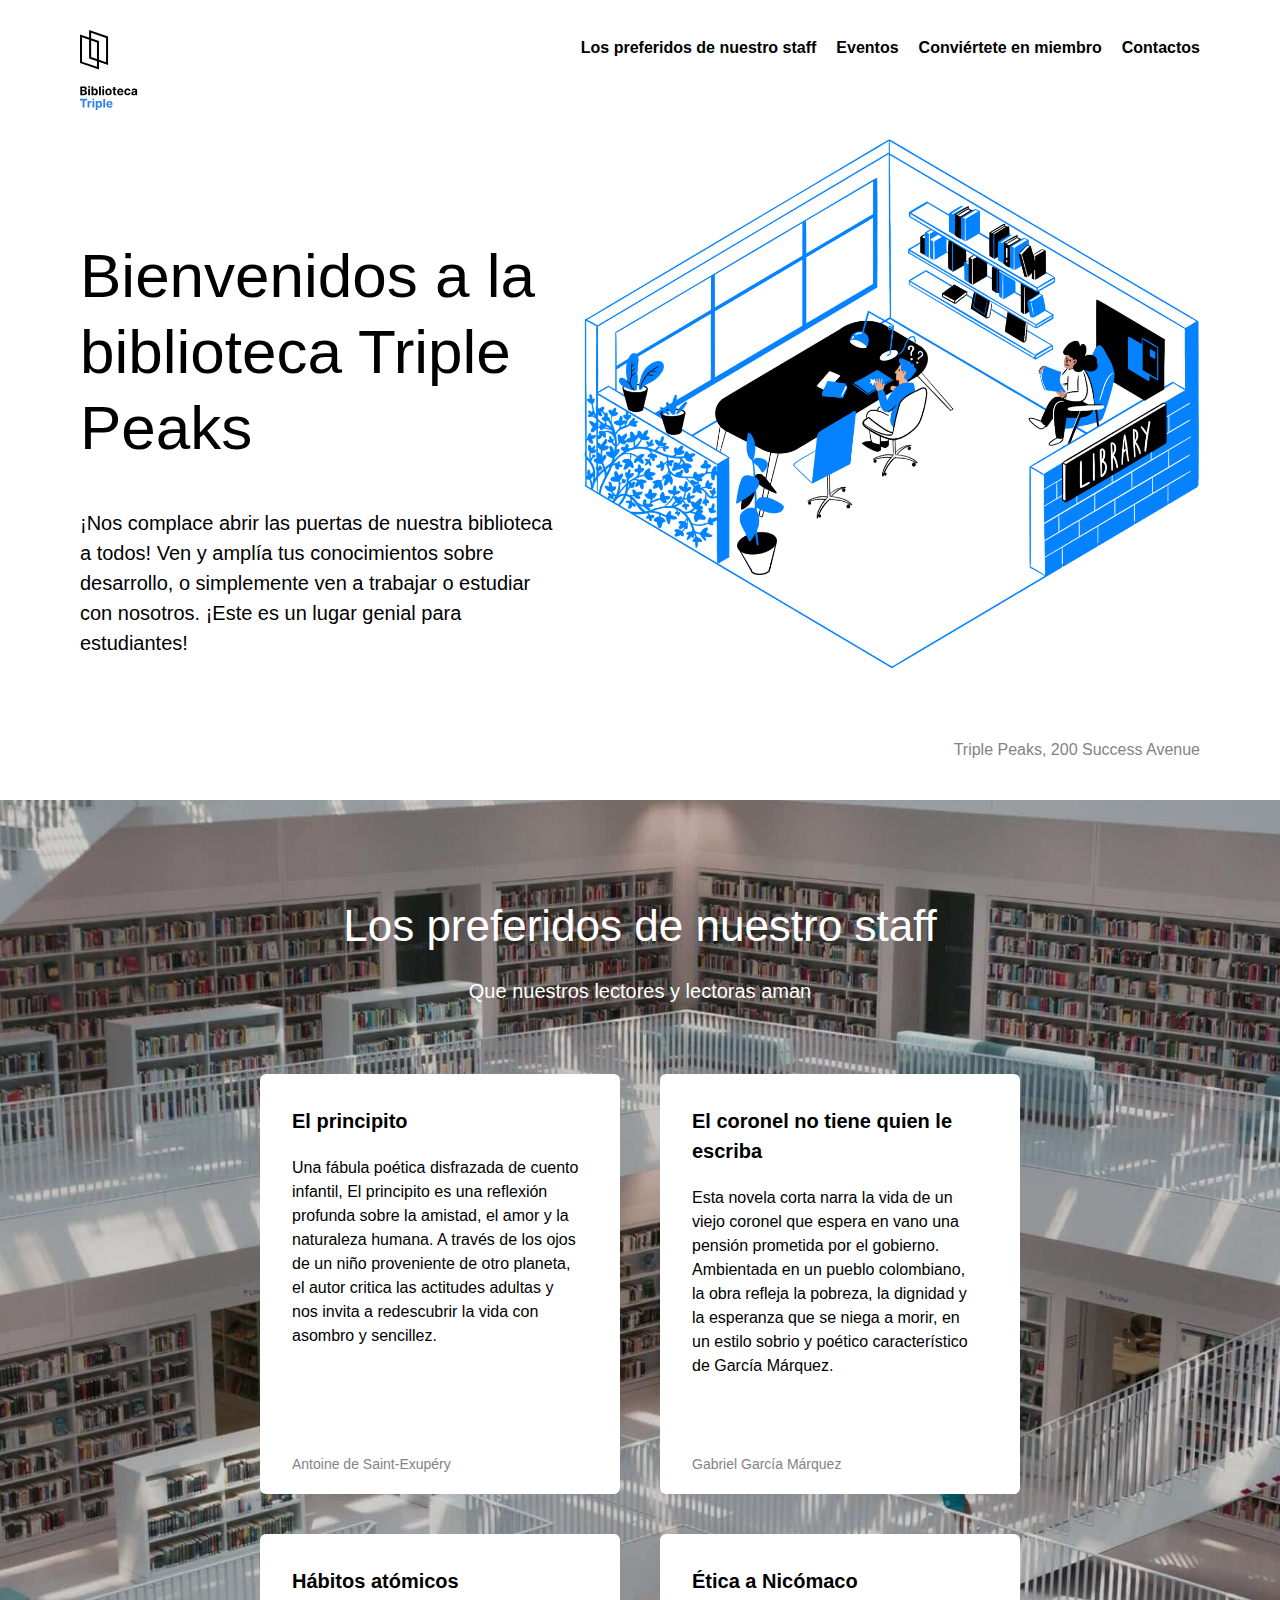
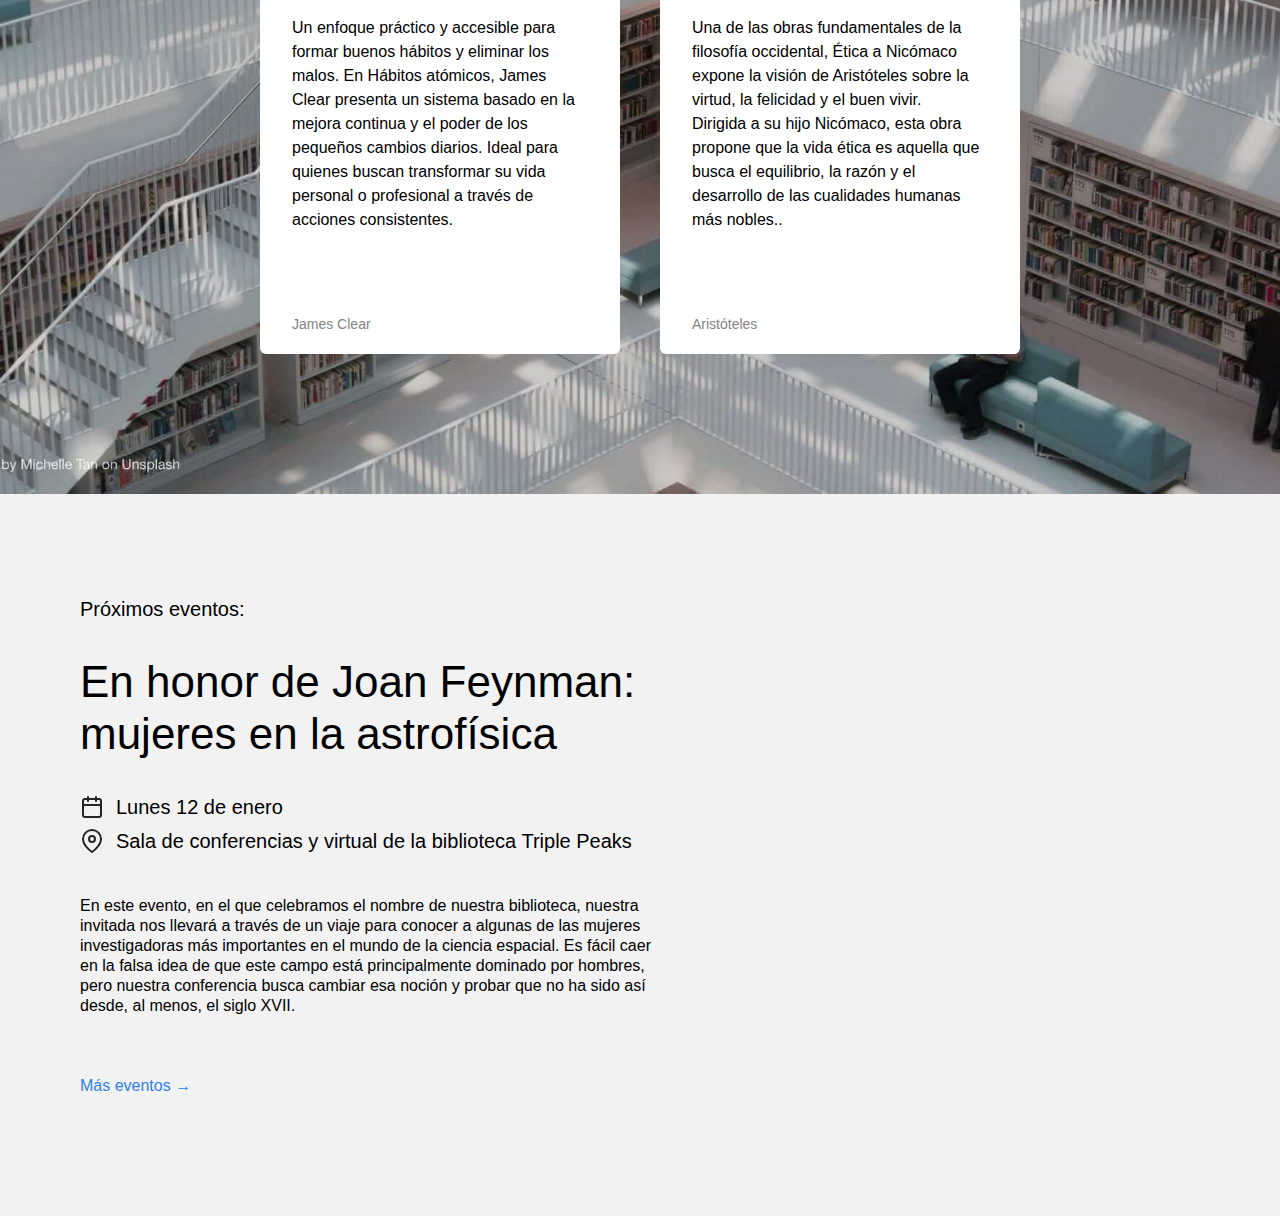
<file: index.html>
<!DOCTYPE html>
<html lang="es">
  <head>
    <meta charset="UTF-8" />
    <meta name="viewport" content="width=device-width, initial-scale=1.0" />
    <title>Biblioteca Triple Peaks</title>
    <link rel="shortcut icon" href="favicon.ico" />
    <link rel="stylesheet" href="./vendor/normalize.css" />
    <link rel="stylesheet" href="./styles/style.css" />
  </head>

  <body>
    <div class="page">
      <header class="header">
        <nav class="nav">
          <img
            src="./images/logo.svg"
            alt="Logotipo de la Biblioteca Triple Peaks"
            class="nav__logo"
          />

          <ul class="nav__links">
            <li>
              <a class="nav__link" href="#staff"
                >Los preferidos de nuestro staff</a
              >
            </li>
            <li>
              <a class="nav__link">Eventos</a>
            </li>
            <li>
              <a class="nav__link">Conviértete en miembro</a>
            </li>
            <li>
              <a class="nav__link">Contactos</a>
            </li>
          </ul>
        </nav>
        <div class="header__content">
          <div>
            <h1 class="header__title">
              Bienvenidos a la biblioteca Triple Peaks
            </h1>
            <p class="header__description">
              ¡Nos complace abrir las puertas de nuestra biblioteca a todos! Ven
              y amplía tus conocimientos sobre desarrollo, o simplemente ven a
              trabajar o estudiar con nosotros. ¡Este es un lugar genial para
              estudiantes!
            </p>
          </div>
          <img
            src="./images/inside_the_library.png"
            alt="Ilustración 'Dentro de la biblioteca'"
            class="header__image"
          />
        </div>
        <div class="header__footer">
          <p class="header__address">Triple Peaks, 200 Success Avenue</p>
        </div>
      </header>

      <main class="content">
        <section class="staff" id="staff">
          <h2 class="staff__title">Los preferidos de nuestro staff</h2>
          <p class="staff__subtitle">Que nuestros lectores y lectoras aman</p>
          <ul class="staff__cards">
            <li class="card">
              <div class="card__content">
                <h3 class="card__title">El principito</h3>
                <p class="card__text">
                  Una fábula poética disfrazada de cuento infantil, El
                  principito es una reflexión profunda sobre la amistad, el amor
                  y la naturaleza humana. A través de los ojos de un niño
                  proveniente de otro planeta, el autor critica las actitudes
                  adultas y nos invita a redescubrir la vida con asombro y
                  sencillez.
                </p>
                <p class="card__footer">Antoine de Saint-Exupéry</p>
              </div>
            </li>

            <li class="card">
              <div class="card__content">
                <h3 class="card__title">
                  El coronel no tiene quien le escriba
                </h3>
                <p class="card__text">
                  Esta novela corta narra la vida de un viejo coronel que espera
                  en vano una pensión prometida por el gobierno. Ambientada en
                  un pueblo colombiano, la obra refleja la pobreza, la dignidad
                  y la esperanza que se niega a morir, en un estilo sobrio y
                  poético característico de García Márquez.
                </p>
                <p class="card__footer">Gabriel García Márquez</p>
              </div>
            </li>

            <li class="card">
              <div class="card__content">
                <h3 class="card__title">Hábitos atómicos</h3>
                <p class="card__text">
                  Un enfoque práctico y accesible para formar buenos hábitos y
                  eliminar los malos. En Hábitos atómicos, James Clear presenta
                  un sistema basado en la mejora continua y el poder de los
                  pequeños cambios diarios. Ideal para quienes buscan
                  transformar su vida personal o profesional a través de
                  acciones consistentes.
                </p>
                <p class="card__footer">James Clear</p>
              </div>
            </li>

            <li class="card">
              <div class="card__content">
                <h3 class="card__title">Ética a Nicómaco</h3>
                <p class="card__text">
                  Una de las obras fundamentales de la filosofía occidental,
                  Ética a Nicómaco expone la visión de Aristóteles sobre la
                  virtud, la felicidad y el buen vivir. Dirigida a su hijo
                  Nicómaco, esta obra propone que la vida ética es aquella que
                  busca el equilibrio, la razón y el desarrollo de las
                  cualidades humanas más nobles..
                </p>
                <p class="card__footer">Aristóteles</p>
              </div>
            </li>
          </ul>
        </section>

        <section class="events">
          <div class="events__content">
            <h2 class="events__heading">Próximos eventos:</h2>
            <h3 class="events__title">
              En honor de Joan Feynman: mujeres en la astrofísica
            </h3>
            <div class="event-info events__info-section">
              <div class="event-info__item">
                <img
                  src="./images/icon_calendar.svg"
                  alt="Calendar icon"
                  class="event-info__icon"
                />
                <p class="event-info__text">Lunes 12 de enero</p>
              </div>
              <div class="event-info__item">
                <img
                  src="./images/icon_pin.svg"
                  alt="Pin icon"
                  class="event-info__icon"
                />
                <p class="event-info__text">
                  Sala de conferencias y virtual de la biblioteca Triple Peaks
                </p>
              </div>
            </div>
            <p class="events__description">
              En este evento, en el que celebramos el nombre de nuestra
              biblioteca, nuestra invitada nos llevará a través de un viaje para
              conocer a algunas de las mujeres investigadoras más importantes en
              el mundo de la ciencia espacial. Es fácil caer en la falsa idea de
              que este campo está principalmente dominado por hombres, pero
              nuestra conferencia busca cambiar esa noción y probar que no ha
              sido así desde, al menos, el siglo XVII.
            </p>
            <a href="#" class="events__more">Más eventos &rarr;</a>
          </div>
          <!-- Comienza a crear la composición aquí -->
        </section>
      </main>
    </div>
  </body>
</html>
</file>
<file: styles/style.css>
.page {
  min-width: 1100px;
  max-width: 1600px;
  margin: 0 auto;
  font-family: "Arial", "Sans-serif";
  font-size: 16px;
  line-height: 20px;
}

.header {
  display: flex;
  flex-direction: column;
  height: 100vh;
  min-height: 720px;
  max-height: 800px;
  padding: 30px 80px 40px;
  position: relative;
  box-sizing: border-box;
}

.nav {
  display: flex;
  height: 80px;
  justify-content: space-between;
}

.nav__logo {
  height: 80px;
  width: 58px;
}

.nav__links {
  display: flex;
  margin: 8px 0 0;
  padding: 0;
  column-gap: 20px;
  list-style-type: none;
}

.nav__link {
  color: #000000;
  text-decoration: none;
  font-weight: bold;
}

.header__content {
  display: flex;
  justify-content: space-between;
}

.header__title {
  max-width: 635px;
  margin-top: 128px;
  font-size: 62px;
  line-height: 76px;
  font-weight: 500;
}

.header__description {
  margin-top: 32px;
  font-size: 20px;
  line-height: 30px;
  max-width: 515px;
}

.header__image {
  max-width: 636px;
}

.header__footer {
  margin-top: auto;
  width: 100%;
  display: flex;
  align-items: center;
  justify-content: flex-end;
  box-sizing: border-box;
}

.header__link {
  color: #2f80ed;
  text-decoration: none;
}

.header__address {
  margin: 0;
  color: #838383;
}
.staff {
  background-image: url("../images/staff_picks_background.jpg");
  background-size: cover;
  background-position: center;
  background-repeat: no-repeat;
  padding: 100px 0 140px;
}

.staff__title {
  text-align: center;
  font-size: 44px;
  line-height: 52px;
  font-weight: 400;
  margin: 0 0 24px;
  color: #ffffff;
}

.staff__subtitle {
  text-align: center;
  font-size: 20px;
  line-height: 30px;
  font-weight: 400;
  margin: 0;
  color: #ffffff;
}

.staff__cards {
  display: flex;
  flex-wrap: wrap;
  margin: 0 auto;
  max-width: 760px;
  justify-content: center;
  gap: 40px;
  list-style-type: none;
  padding-left: 0;
  margin-top: 68px;
}

.card {
  background-color: #fff;
  border-radius: 6px;
  padding: 32px 40px 20px 32px;
  box-sizing: border-box;
  height: 420px;
  width: 360px;
}

.card__content {
  width: 100%;
  height: 100%;
  display: flex;
  flex-direction: column;
}

.card__title {
  font-size: 20px;
  line-height: 30px;
  font-weight: 700;
  margin: 0;
}

.card__text {
  margin: 20px 0 0;
  font-size: 16px;
  line-height: 24px;
}

.card__footer {
  margin: 0;
  margin-top: auto;
  font-size: 14px;
  line-height: 20px;
  color: #838383;
}

.events {
  padding: 100px 0 120px 80px;
  display: flex;
  align-items: start;
  justify-content: space-between;
  box-sizing: border-box;
  background-color: #f2f2f2;
}

.events__content {
  flex-basis: 580px;
}

.events__heading {
  font-size: 20px;
  font-weight: 500;
  line-height: 30px;
  margin: 0;
}

.events__title {
  font-size: 44px;
  font-weight: 500;
  line-height: 52px;
  margin: 32px 0 0;
}

.events__info-section {
  margin-top: 32px;
}

.event-info__item {
  display: flex;
  align-items: center;
  margin-bottom: 4px;
  font-weight: 500;
}

.event-info__icon {
  background-repeat: no-repeat;
  background-position: center;
  margin-right: 12px;
  width: 24px;
  height: 24px;
}

.event-info__text {
  font-size: 20px;
  font-weight: 500;
  line-height: 30px;
  margin: 0;
}

.events__description {
  margin: 40px 0 60px;
}

.events__more {
  color: #2f80ed;
  text-decoration: none;
}

.events__cover {
  flex-grow: 1;
  flex-shrink: 0;
  flex-basis: 780px;
  max-width: 780px;
  position: relative;
}

.events__image {
  max-width: 100%;
}

.person {
  position: absolute;
  display: flex;
  align-items: center;
  flex-direction: column;
  gap: 10px;
}

.person_name_feynman {
  top: -30px;
  left: 319px;
}

.person_name_burbidge {
  top: 96px;
  right: 125px;
}

.person_name_cannon {
  right: 216px;
  bottom: 18px;
}

.person_name_mitchell {
  left: 142px;
  bottom: 82px;
}

.person_name_tarter {
  top: 79px;
  left: 159px;
}

.person__image {
  max-width: 100%;
}

.person__image_size_l {
  width: 140px;
}

.person__image_size_m {
  width: 100px;
}

.person__image_size_s {
  width: 80px;
}

.person__caption {
  text-align: center;
  font-size: 14px;
  margin: 0;
}

.membership {
  padding: 100px 0 140px;
  background-color: #057bf2;
  color: #ffffff;
}

.membership__title {
  max-width: 574px;
  margin: 0 auto;
  text-align: center;
  font-size: 44px;
  font-weight: 500;
  line-height: 52px;
}

.membership__steps {
  display: flex;
  list-style-type: none;
  padding: 0;
  margin: 100px 0 0;
  justify-content: center;
  gap: 40px;
}

.step {
  display: flex;
  flex-direction: column;
  flex-basis: 220px;
}

.step__title {
  margin: 0;
  font-size: 20px;
  line-height: 30px;
  font-weight: 700;
  display: flex;
  align-items: center;
}

.step__icon {
  margin-left: 20px;
}

.step__description {
  margin: 10px 0 0;
}

.footer {
  background-color: #1f1f1f;
  color: white;
  box-sizing: border-box;
  padding: 60px 80px;
  font-size: 16px;
}

.footer__columns {
  display: flex;
  margin: auto;
  width: 100%;
}

.footer__column_content_hours {
  display: flex;
  flex-direction: column;
  margin-left: auto;
}

.footer__column_content_social {
  display: flex;
  flex-direction: column;
  margin-left: 80px;
}

.footer__logo {
  width: 58px;
  height: 80px;
}

.footer__column-heading {
  margin: 0;
  margin-bottom: 20px;
}

.footer__list {
  /* El siguiente código elimina los estilos predeterminados del navegador para las listas */
  list-style-type: none;
  padding: 0;
  margin: 0;
  display: flex;
  flex-direction: column;
  gap: 16px;
}

.footer__list-item {
  display: flex;
  gap: 10px;
  padding: 0 16px 0 0;
}

.footer__column-link {
  /* As this is a link we need to manually overwrite the color*/
  color: white;
  text-decoration: none;
  display: flex;
  flex-direction: row;
  align-items: center;
  column-gap: 10px;
}

.footer__social-icon {
  height: 16px;
  width: 16px;
  margin-right: 10px;
}

.footer__copyright {
  margin-top: 100px;
  margin-bottom: 0;
}
</file>
